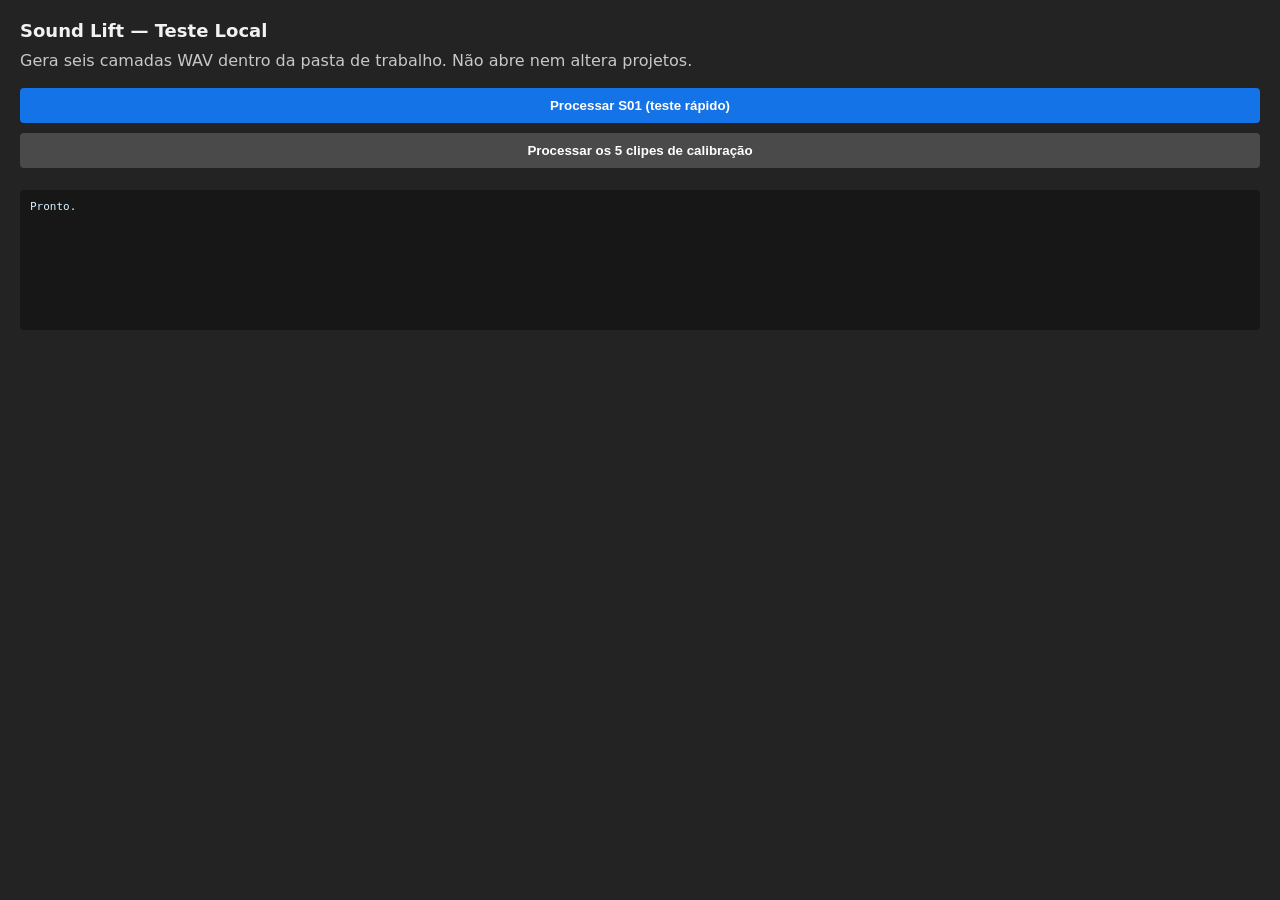
<file: adobe_podcast_v2_test_20260728/soundlift_uxp_plugin/index.html>
<!doctype html>
<html>
<head>
  <meta charset="utf-8">
  <style>
    body {
      box-sizing: border-box;
      margin: 0;
      padding: 20px;
      color: #f2f2f2;
      background: #232323;
      font-family: system-ui, sans-serif;
    }
    h1 { margin: 0 0 8px; font-size: 18px; }
    p { margin: 0 0 16px; color: #c8c8c8; line-height: 1.45; }
    button {
      width: 100%;
      margin: 0 0 10px;
      padding: 10px 12px;
      color: white;
      background: #1473e6;
      border: 0;
      border-radius: 4px;
      font-weight: 600;
    }
    button.secondary { background: #4a4a4a; }
    button:disabled { opacity: .45; }
    pre {
      min-height: 120px;
      margin: 12px 0 0;
      padding: 10px;
      overflow-wrap: anywhere;
      white-space: pre-wrap;
      color: #d8f2ff;
      background: #171717;
      border-radius: 4px;
      font-size: 11px;
    }
  </style>
  <script src="main.js" defer></script>
</head>
<body>
  <h1>Sound Lift — Teste Local</h1>
  <p>Gera seis camadas WAV dentro da pasta de trabalho. Não abre nem altera projetos.</p>
  <button id="runOne">Processar S01 (teste rápido)</button>
  <button id="runBatch" class="secondary">Processar os 5 clipes de calibração</button>
  <pre id="status">Pronto.</pre>
</body>
</html>
</file>
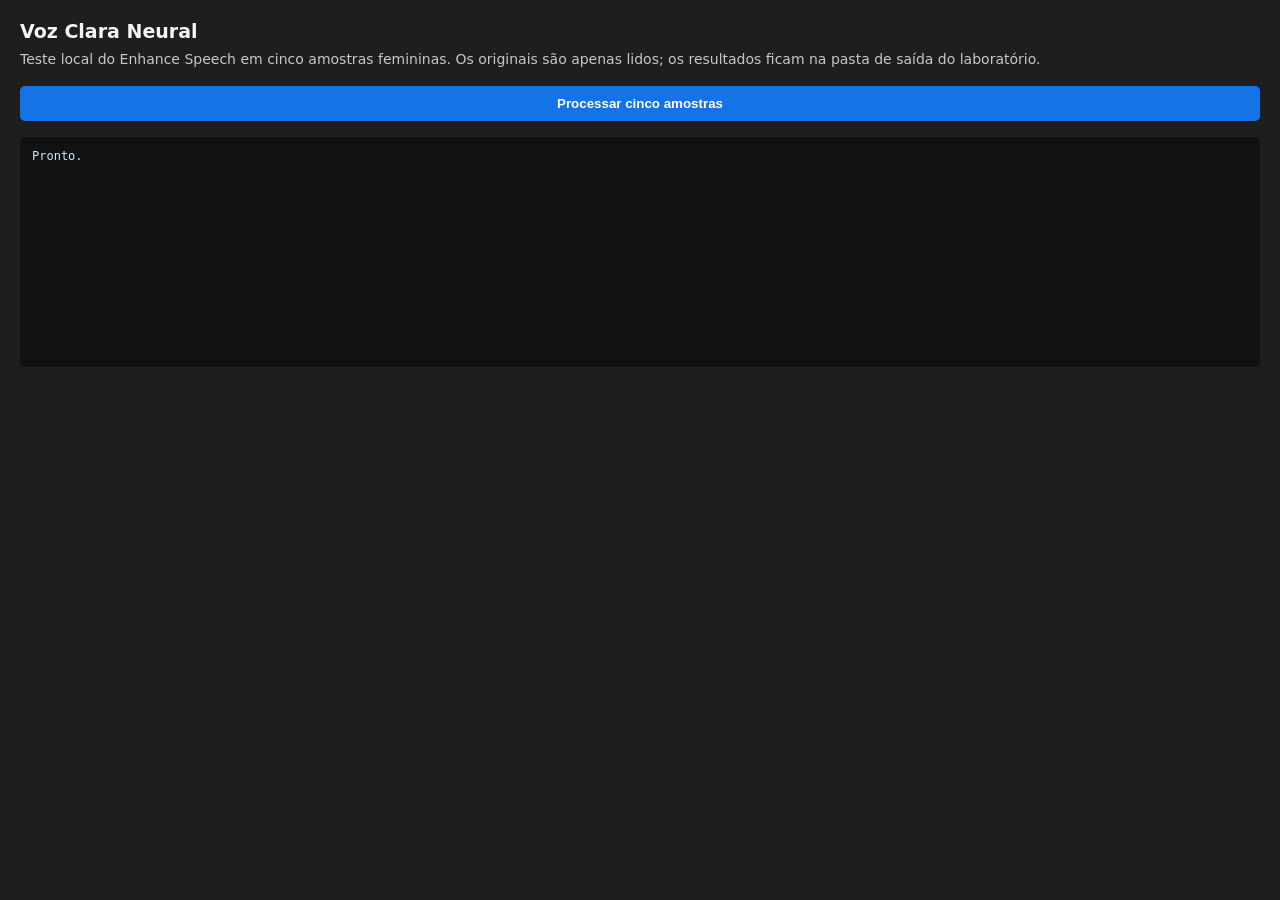
<file: audition_neural_runner/plugin/index.html>
<!doctype html>
<html>
  <head>
    <meta charset="utf-8" />
    <title>Voz Clara Neural</title>
    <style>
      body {
        box-sizing: border-box;
        margin: 0;
        padding: 20px;
        background: #1e1e1e;
        color: #f4f4f4;
        font: 14px system-ui, sans-serif;
      }

      h1 {
        margin: 0 0 8px;
        font-size: 19px;
      }

      p {
        margin: 0 0 16px;
        color: #c7c7c7;
        line-height: 1.4;
      }

      button {
        width: 100%;
        margin-bottom: 16px;
        padding: 10px 14px;
        border: 0;
        border-radius: 5px;
        background: #1473e6;
        color: white;
        font-weight: 600;
      }

      button:disabled {
        background: #555;
        color: #bbb;
      }

      pre {
        box-sizing: border-box;
        min-height: 230px;
        margin: 0;
        padding: 12px;
        overflow: auto;
        border-radius: 5px;
        background: #111;
        color: #cfe8ff;
        font: 12px ui-monospace, monospace;
        white-space: pre-wrap;
      }
    </style>
  </head>
  <body>
    <h1>Voz Clara Neural</h1>
    <p>
      Teste local do Enhance Speech em cinco amostras femininas. Os originais
      são apenas lidos; os resultados ficam na pasta de saída do laboratório.
    </p>
    <button id="run">Processar cinco amostras</button>
    <pre id="status">Pronto.</pre>
    <script src="index.js"></script>
  </body>
</html>
</file>
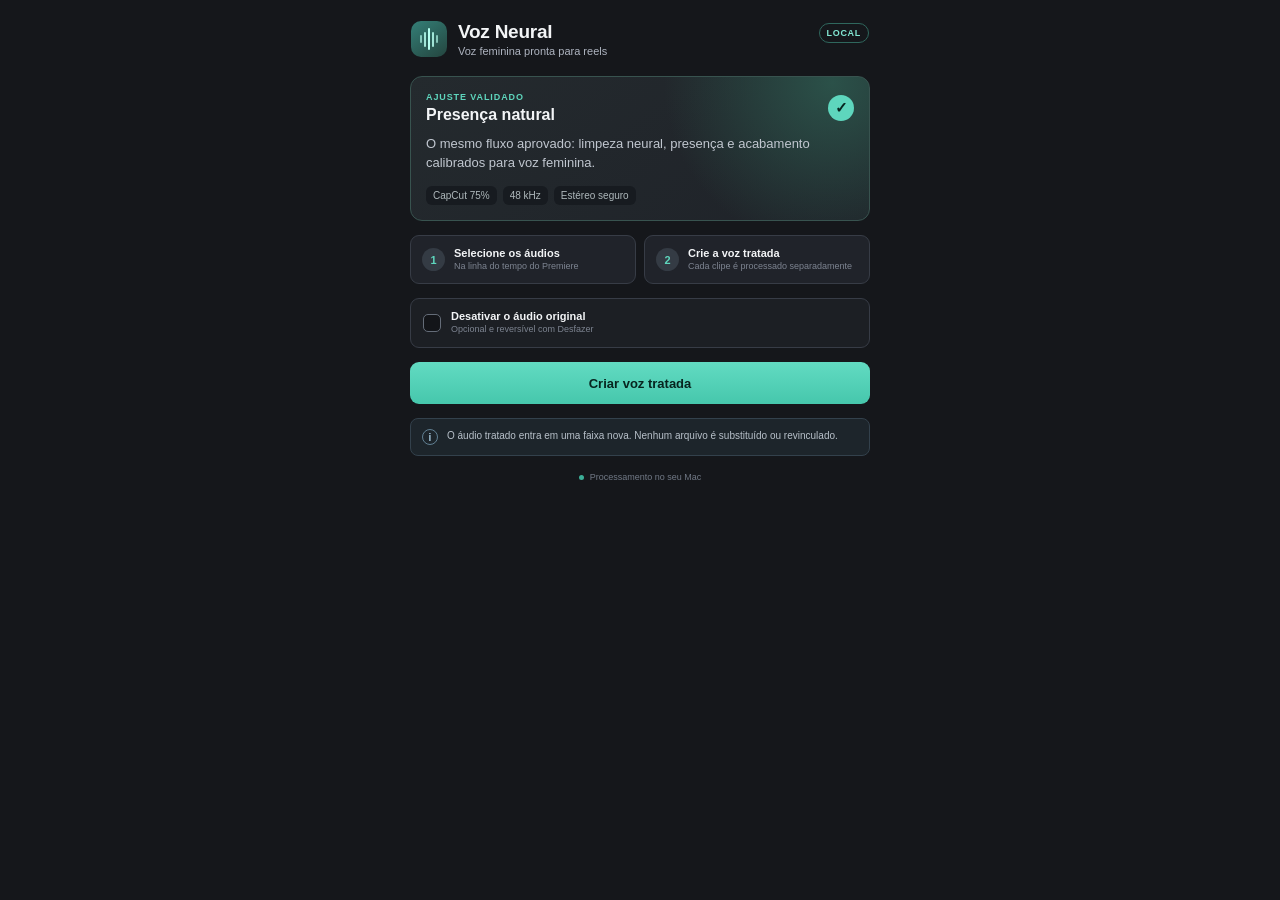
<file: uxp_hybrid/uxp/index.html>
<!doctype html>
<html lang="pt-BR">
  <head>
    <meta charset="utf-8">
    <meta name="viewport" content="width=device-width, initial-scale=1">
    <title>Voz Neural</title>
    <link rel="stylesheet" href="styles.css">
    <script src="main.js" defer></script>
  </head>
  <body>
    <main class="panel">
      <header class="hero">
        <div class="brand-mark" aria-hidden="true">
          <span></span><span></span><span></span><span></span><span></span>
        </div>
        <div>
          <h1>Voz Neural</h1>
          <p>Voz feminina pronta para reels</p>
        </div>
        <span class="local-badge">LOCAL</span>
      </header>

      <section class="preset-card" aria-labelledby="preset-title">
        <div class="preset-heading">
          <div>
            <span class="eyebrow">AJUSTE VALIDADO</span>
            <h2 id="preset-title">Presença natural</h2>
          </div>
          <span class="check-mark" aria-label="Preset pronto">✓</span>
        </div>
        <p>
          O mesmo fluxo aprovado: limpeza neural, presença e acabamento
          calibrados para voz feminina.
        </p>
        <div class="preset-tags" aria-label="Características">
          <span>CapCut 75%</span>
          <span>48 kHz</span>
          <span>Estéreo seguro</span>
        </div>
      </section>

      <section class="steps" aria-label="Como usar">
        <div class="step">
          <span class="step-number">1</span>
          <div>
            <strong>Selecione os áudios</strong>
            <small>Na linha do tempo do Premiere</small>
          </div>
        </div>
        <div class="step">
          <span class="step-number">2</span>
          <div>
            <strong>Crie a voz tratada</strong>
            <small>Cada clipe é processado separadamente</small>
          </div>
        </div>
      </section>

      <label class="option" for="disable-original">
        <input id="disable-original" type="checkbox">
        <span class="fake-checkbox" aria-hidden="true"></span>
        <span>
          <strong>Desativar o áudio original</strong>
          <small>Opcional e reversível com Desfazer</small>
        </span>
      </label>

      <button id="process-button" class="primary-button" type="button">
        <span id="button-label">Criar voz tratada</span>
      </button>

      <div id="progress-area" class="progress-area" hidden>
        <div class="progress-copy">
          <span id="progress-label">Preparando…</span>
          <span id="progress-count">0/0</span>
        </div>
        <div
          class="progress-track"
          role="progressbar"
          aria-valuemin="0"
          aria-valuemax="100"
          aria-valuenow="0"
        >
          <div id="progress-bar"></div>
        </div>
      </div>

      <div id="status" class="status info" role="status" aria-live="polite">
        <span class="status-icon" aria-hidden="true">i</span>
        <p>
          O áudio tratado entra em uma faixa nova. Nenhum arquivo é
          substituído ou revinculado.
        </p>
      </div>

      <ol id="job-list" class="job-list" aria-label="Clipes processados"></ol>

      <footer>
        <span class="privacy-dot" aria-hidden="true"></span>
        Processamento no seu Mac
      </footer>
    </main>
  </body>
</html>
</file>
<file: uxp_hybrid/uxp/styles.css>
:root {
  color-scheme: dark;
  --background: #15171b;
  --surface: #20232a;
  --surface-raised: #282c34;
  --border: #373c46;
  --text: #f3f5f7;
  --muted: #aeb4c0;
  --subtle: #7d8491;
  --accent: #5ed6bd;
  --accent-strong: #34bda1;
  --accent-ink: #07251f;
  --danger: #ff7a85;
  --warning: #f4c768;
  --radius: 12px;
}

* {
  box-sizing: border-box;
}

html,
body {
  min-height: 100%;
  margin: 0;
  background: var(--background);
  color: var(--text);
  font-family:
    -apple-system, BlinkMacSystemFont, "Segoe UI", Roboto, sans-serif;
  font-size: 13px;
}

body {
  padding: 18px;
}

.panel {
  display: flex;
  flex-direction: column;
  gap: 14px;
  max-width: 460px;
  margin: 0 auto;
}

.hero {
  display: grid;
  grid-template-columns: auto 1fr auto;
  gap: 11px;
  align-items: center;
  padding: 3px 1px 5px;
}

.hero h1 {
  margin: 0 0 2px;
  font-size: 19px;
  font-weight: 680;
  letter-spacing: -0.25px;
}

.hero p {
  margin: 0;
  color: var(--muted);
  font-size: 11px;
}

.brand-mark {
  display: flex;
  align-items: center;
  justify-content: center;
  gap: 2px;
  width: 36px;
  height: 36px;
  border-radius: 10px;
  background: linear-gradient(145deg, #347f77, #24453f);
}

.brand-mark span {
  display: block;
  width: 2px;
  border-radius: 4px;
  background: #b7fff0;
}

.brand-mark span:nth-child(1),
.brand-mark span:nth-child(5) {
  height: 8px;
  opacity: 0.65;
}

.brand-mark span:nth-child(2),
.brand-mark span:nth-child(4) {
  height: 15px;
  opacity: 0.84;
}

.brand-mark span:nth-child(3) {
  height: 22px;
}

.local-badge {
  align-self: start;
  margin-top: 2px;
  padding: 4px 7px;
  border: 1px solid #2f675d;
  border-radius: 20px;
  color: #82e7d3;
  font-size: 9px;
  font-weight: 700;
  letter-spacing: 0.7px;
}

.preset-card {
  padding: 15px;
  border: 1px solid #38534f;
  border-radius: var(--radius);
  background:
    radial-gradient(circle at 92% 4%, #2b5149 0, transparent 38%),
    linear-gradient(145deg, #242a2e, #1f2329);
}

.preset-heading {
  display: flex;
  justify-content: space-between;
  gap: 10px;
  align-items: center;
}

.eyebrow {
  display: block;
  margin-bottom: 4px;
  color: var(--accent);
  font-size: 9px;
  font-weight: 720;
  letter-spacing: 0.9px;
}

.preset-card h2 {
  margin: 0;
  font-size: 16px;
  font-weight: 650;
}

.preset-card p {
  margin: 11px 0 13px;
  color: #c1c7d0;
  line-height: 1.45;
}

.check-mark {
  display: grid;
  place-items: center;
  width: 26px;
  height: 26px;
  border-radius: 50%;
  background: var(--accent);
  color: var(--accent-ink);
  font-size: 15px;
  font-weight: 800;
}

.preset-tags {
  display: flex;
  flex-wrap: wrap;
  gap: 6px;
}

.preset-tags span {
  padding: 4px 7px;
  border-radius: 6px;
  background: #171b20;
  color: #aeb8bb;
  font-size: 10px;
}

.steps {
  display: grid;
  grid-template-columns: 1fr 1fr;
  gap: 8px;
}

.step {
  display: flex;
  align-items: center;
  gap: 9px;
  min-width: 0;
  padding: 11px;
  border: 1px solid var(--border);
  border-radius: 9px;
  background: var(--surface);
}

.step-number {
  display: grid;
  flex: 0 0 auto;
  place-items: center;
  width: 23px;
  height: 23px;
  border-radius: 50%;
  background: #343b44;
  color: var(--accent);
  font-size: 11px;
  font-weight: 700;
}

.step strong,
.option strong {
  display: block;
  margin-bottom: 2px;
  font-size: 11px;
  font-weight: 620;
}

.step small,
.option small {
  display: block;
  overflow: hidden;
  color: var(--subtle);
  font-size: 9px;
  line-height: 1.3;
  text-overflow: ellipsis;
}

.option {
  position: relative;
  display: flex;
  gap: 10px;
  align-items: center;
  padding: 11px 12px;
  border: 1px solid var(--border);
  border-radius: 9px;
  background: #1c1f24;
  cursor: pointer;
}

.option input {
  position: absolute;
  width: 1px;
  height: 1px;
  opacity: 0;
}

.fake-checkbox {
  display: grid;
  flex: 0 0 auto;
  place-items: center;
  width: 18px;
  height: 18px;
  border: 1px solid #646c78;
  border-radius: 5px;
  background: #131519;
}

.option input:checked + .fake-checkbox {
  border-color: var(--accent);
  background: var(--accent);
}

.option input:checked + .fake-checkbox::after {
  content: "✓";
  color: var(--accent-ink);
  font-size: 12px;
  font-weight: 850;
}

.option input:focus-visible + .fake-checkbox {
  outline: 2px solid #8ff4df;
  outline-offset: 2px;
}

.primary-button {
  width: 100%;
  min-height: 42px;
  border: 0;
  border-radius: 9px;
  background: linear-gradient(180deg, #62dbc2, #46c7ac);
  color: var(--accent-ink);
  font: inherit;
  font-size: 13px;
  font-weight: 720;
  cursor: pointer;
}

.primary-button:hover:not(:disabled) {
  background: linear-gradient(180deg, #77e8d0, #53d2b7);
}

.primary-button:active:not(:disabled) {
  transform: translateY(1px);
}

.primary-button:disabled {
  opacity: 0.58;
  cursor: default;
}

.progress-area {
  padding: 1px 2px;
}

.progress-copy {
  display: flex;
  justify-content: space-between;
  gap: 10px;
  margin-bottom: 7px;
  color: var(--muted);
  font-size: 10px;
}

.progress-track {
  height: 5px;
  overflow: hidden;
  border-radius: 10px;
  background: #2b3037;
}

#progress-bar {
  width: 0;
  height: 100%;
  border-radius: inherit;
  background: var(--accent);
  transition: width 180ms ease-out;
}

.status {
  display: flex;
  gap: 9px;
  align-items: flex-start;
  padding: 10px 11px;
  border: 1px solid #33414c;
  border-radius: 8px;
  background: #1d252b;
}

.status p {
  margin: 0;
  color: #b8c1ca;
  font-size: 10px;
  line-height: 1.45;
}

.status-icon {
  display: grid;
  flex: 0 0 auto;
  place-items: center;
  width: 16px;
  height: 16px;
  border: 1px solid #618093;
  border-radius: 50%;
  color: #a6c9dc;
  font-size: 10px;
  font-weight: 720;
}

.status.success {
  border-color: #356458;
  background: #1c2926;
}

.status.success .status-icon {
  border-color: var(--accent);
  color: var(--accent);
}

.status.warning {
  border-color: #66583a;
  background: #29251d;
}

.status.warning .status-icon {
  border-color: var(--warning);
  color: var(--warning);
}

.status.error {
  border-color: #6c3f46;
  background: #2b1e21;
}

.status.error .status-icon {
  border-color: var(--danger);
  color: var(--danger);
}

.job-list {
  display: flex;
  flex-direction: column;
  gap: 6px;
  margin: 0;
  padding: 0;
  list-style: none;
}

.job-list:empty {
  display: none;
}

.job-list li {
  display: flex;
  gap: 8px;
  align-items: center;
  min-width: 0;
  padding: 7px 9px;
  border-radius: 7px;
  background: var(--surface);
  color: var(--muted);
  font-size: 10px;
}

.job-list .job-state {
  flex: 0 0 auto;
  width: 12px;
  color: var(--accent);
  text-align: center;
}

.job-list .job-name {
  overflow: hidden;
  white-space: nowrap;
  text-overflow: ellipsis;
}

footer {
  display: flex;
  justify-content: center;
  gap: 6px;
  align-items: center;
  padding-top: 2px;
  color: #717986;
  font-size: 9px;
}

.privacy-dot {
  width: 5px;
  height: 5px;
  border-radius: 50%;
  background: #3caf98;
}

@media (max-width: 335px) {
  body {
    padding: 12px;
  }

  .steps {
    grid-template-columns: 1fr;
  }

  .local-badge {
    display: none;
  }
}
</file>
